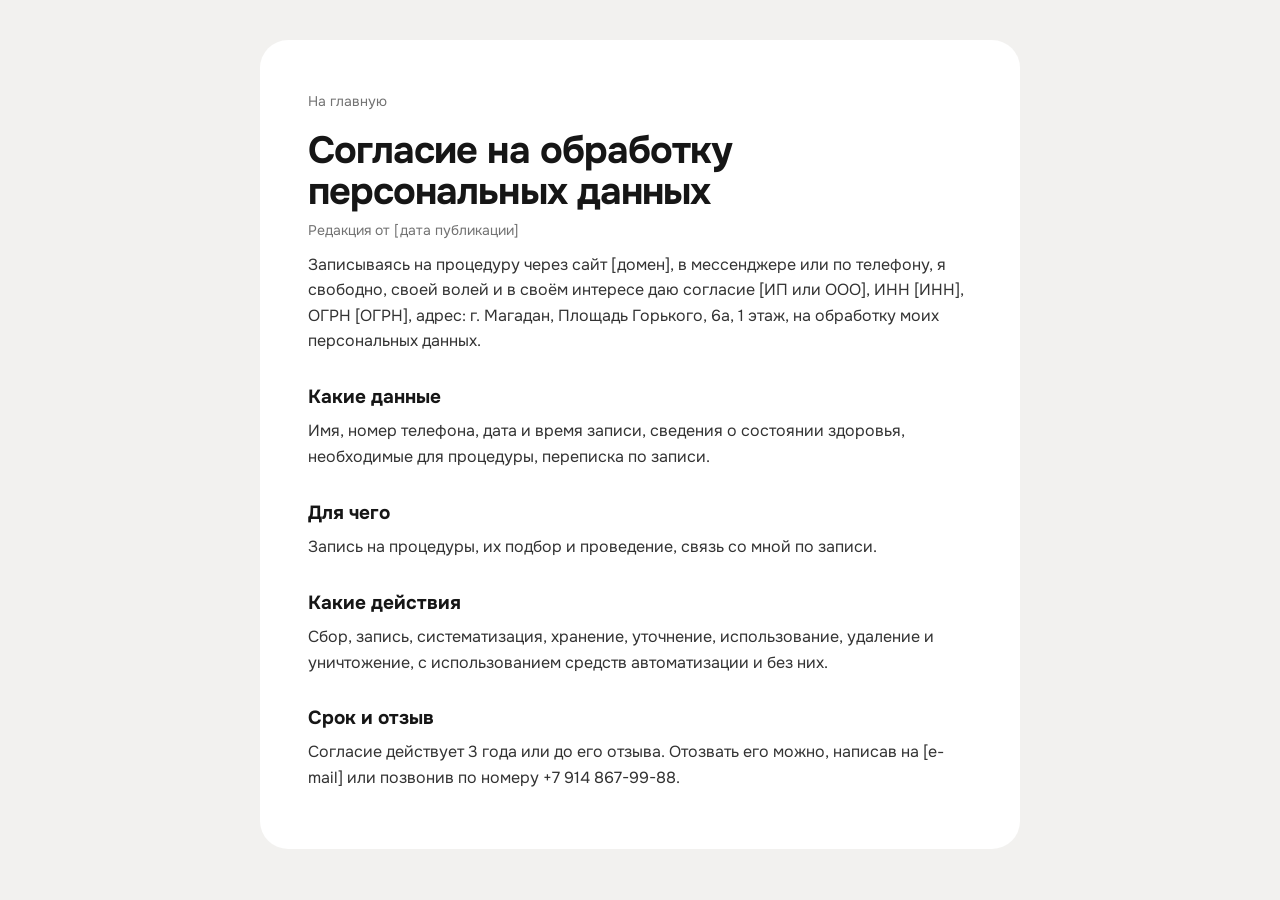
<file: consent.html>
<!doctype html>
<html lang="ru">
<head>
<meta charset="utf-8">
<meta name="viewport" content="width=device-width, initial-scale=1">
<meta name="robots" content="noindex, nofollow">
<title>Согласие на обработку персональных данных | Карамель</title>
<link rel="icon" href="data:image/svg+xml,%3Csvg xmlns='http://www.w3.org/2000/svg' viewBox='0 0 32 32'%3E%3Crect width='32' height='32' rx='16' fill='%23c98a3c'/%3E%3Ctext x='16' y='22' text-anchor='middle' font-family='Georgia' font-size='17' fill='%23ffffff'%3E%D0%9A%3C/text%3E%3C/svg%3E">
<link rel="stylesheet" href="https://fonts.googleapis.com/css2?family=Onest:wght@400;600;700&display=swap">
<link rel="stylesheet" href="doc.css">
</head>
<body>
<main class="doc">
  <a class="back" href="index.html">На главную</a>
  <h1>Согласие на обработку персональных данных</h1>
  <p class="upd">Редакция от [дата публикации]</p>

  <p>Записываясь на процедуру через сайт [домен], в мессенджере или по телефону, я свободно, своей волей и в своём
  интересе даю согласие [ИП или ООО], ИНН [ИНН], ОГРН [ОГРН], адрес:
  г. Магадан, Площадь Горького, 6а, 1 этаж, на обработку моих персональных данных.</p>

  <h2>Какие данные</h2>
  <p>Имя, номер телефона, дата и время записи, сведения о состоянии здоровья, необходимые для процедуры, переписка по записи.</p>

  <h2>Для чего</h2>
  <p>Запись на процедуры, их подбор и проведение, связь со мной по записи.</p>

  <h2>Какие действия</h2>
  <p>Сбор, запись, систематизация, хранение, уточнение, использование, 
  удаление и уничтожение, с использованием средств автоматизации и без них.</p>

  <h2>Срок и отзыв</h2>
  <p>Согласие действует 3 года или до его отзыва. Отозвать его можно, написав на [e-mail] или позвонив
  по номеру +7 914 867-99-88.</p>
</main>
</body>
</html>
</file>
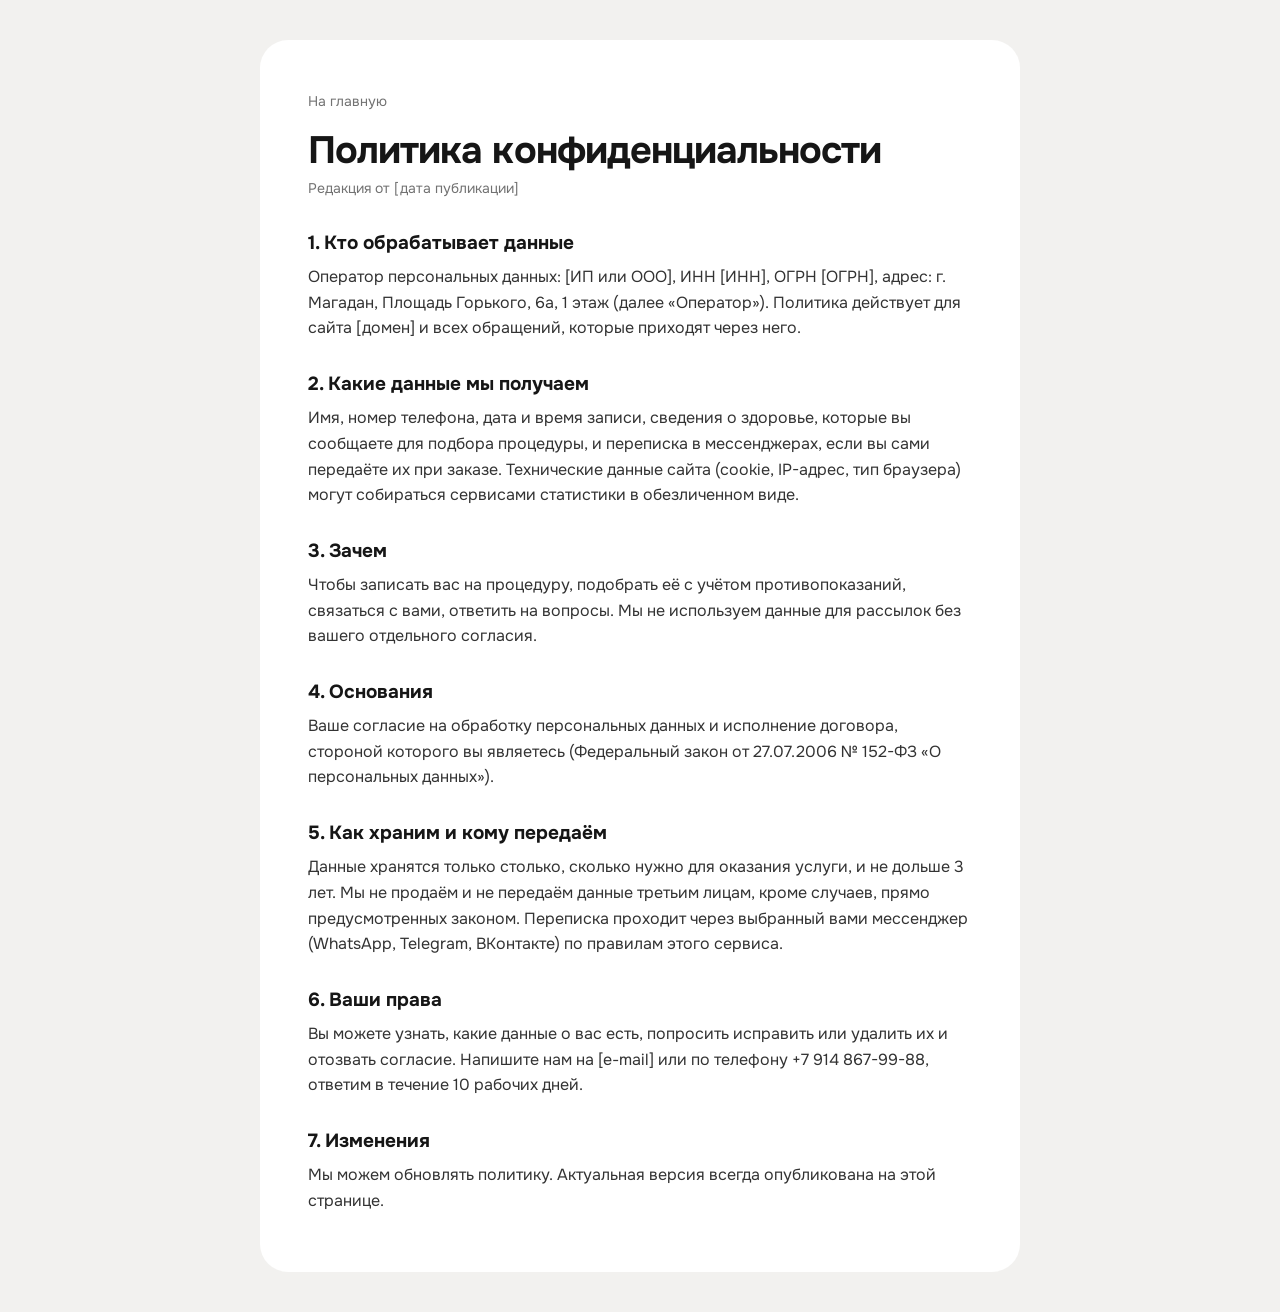
<file: privacy.html>
<!doctype html>
<html lang="ru">
<head>
<meta charset="utf-8">
<meta name="viewport" content="width=device-width, initial-scale=1">
<meta name="robots" content="noindex, nofollow">
<title>Политика конфиденциальности | Карамель</title>
<link rel="icon" href="data:image/svg+xml,%3Csvg xmlns='http://www.w3.org/2000/svg' viewBox='0 0 32 32'%3E%3Crect width='32' height='32' rx='16' fill='%23c98a3c'/%3E%3Ctext x='16' y='22' text-anchor='middle' font-family='Georgia' font-size='17' fill='%23ffffff'%3E%D0%9A%3C/text%3E%3C/svg%3E">
<link rel="stylesheet" href="https://fonts.googleapis.com/css2?family=Onest:wght@400;600;700&display=swap">
<link rel="stylesheet" href="doc.css">
</head>
<body>
<main class="doc">
  <a class="back" href="index.html">На главную</a>
  <h1>Политика конфиденциальности</h1>
  <p class="upd">Редакция от [дата публикации]</p>

  <h2>1. Кто обрабатывает данные</h2>
  <p>Оператор персональных данных: [ИП или ООО], ИНН [ИНН], ОГРН [ОГРН],
  адрес: г. Магадан, Площадь Горького, 6а, 1 этаж (далее «Оператор»). Политика действует для сайта [домен] и всех
  обращений, которые приходят через него.</p>

  <h2>2. Какие данные мы получаем</h2>
  <p>Имя, номер телефона, дата и время записи, сведения о здоровье, которые вы сообщаете для подбора процедуры, и переписка в
  мессенджерах, если вы сами передаёте их при заказе. Технические данные сайта (cookie, IP-адрес, тип
  браузера) могут собираться сервисами статистики в обезличенном виде.</p>

  <h2>3. Зачем</h2>
  <p>Чтобы записать вас на процедуру, подобрать её с учётом противопоказаний, связаться с вами,
  ответить на вопросы. Мы не используем данные для рассылок без вашего отдельного согласия.</p>

  <h2>4. Основания</h2>
  <p>Ваше согласие на обработку персональных данных и исполнение договора, стороной которого вы являетесь
  (Федеральный закон от 27.07.2006 № 152-ФЗ «О персональных данных»).</p>

  <h2>5. Как храним и кому передаём</h2>
  <p>Данные хранятся только столько, сколько нужно для оказания услуги, и не дольше 3 лет. Мы не продаём
  и не передаём данные третьим лицам, кроме случаев, прямо
  предусмотренных законом. Переписка проходит через выбранный вами мессенджер (WhatsApp, Telegram,
  ВКонтакте) по правилам этого сервиса.</p>

  <h2>6. Ваши права</h2>
  <p>Вы можете узнать, какие данные о вас есть, попросить исправить или удалить их и отозвать согласие.
  Напишите нам на [e-mail] или по телефону +7 914 867-99-88, ответим в течение 10 рабочих дней.</p>

  <h2>7. Изменения</h2>
  <p>Мы можем обновлять политику. Актуальная версия всегда опубликована на этой странице.</p>
</main>
</body>
</html>
</file>
<file: doc.css>
:root { --page: #f2f1ef; --card: #fff; --ink: #161616; --muted: #727272; --accent: #b8742a }
* { box-sizing: border-box }
body { margin: 0; background: var(--page); color: var(--ink); font: 400 16px/1.6 "Onest", system-ui, sans-serif; padding: 16px }
.doc { max-width: 760px; margin: 24px auto; background: var(--card); border-radius: 28px; padding: clamp(24px, 5vw, 48px) }
.back { color: var(--muted); text-decoration: none; font-size: 14px }
.back:hover { color: var(--ink) }
h1 { font-size: clamp(28px, 4vw, 38px); letter-spacing: -0.025em; line-height: 1.1; margin: 16px 0 6px }
h2 { font-size: 19px; margin: 28px 0 6px }
p { margin: 0 0 10px; color: #333 }
.upd { color: var(--muted); font-size: 14px }
</file>
